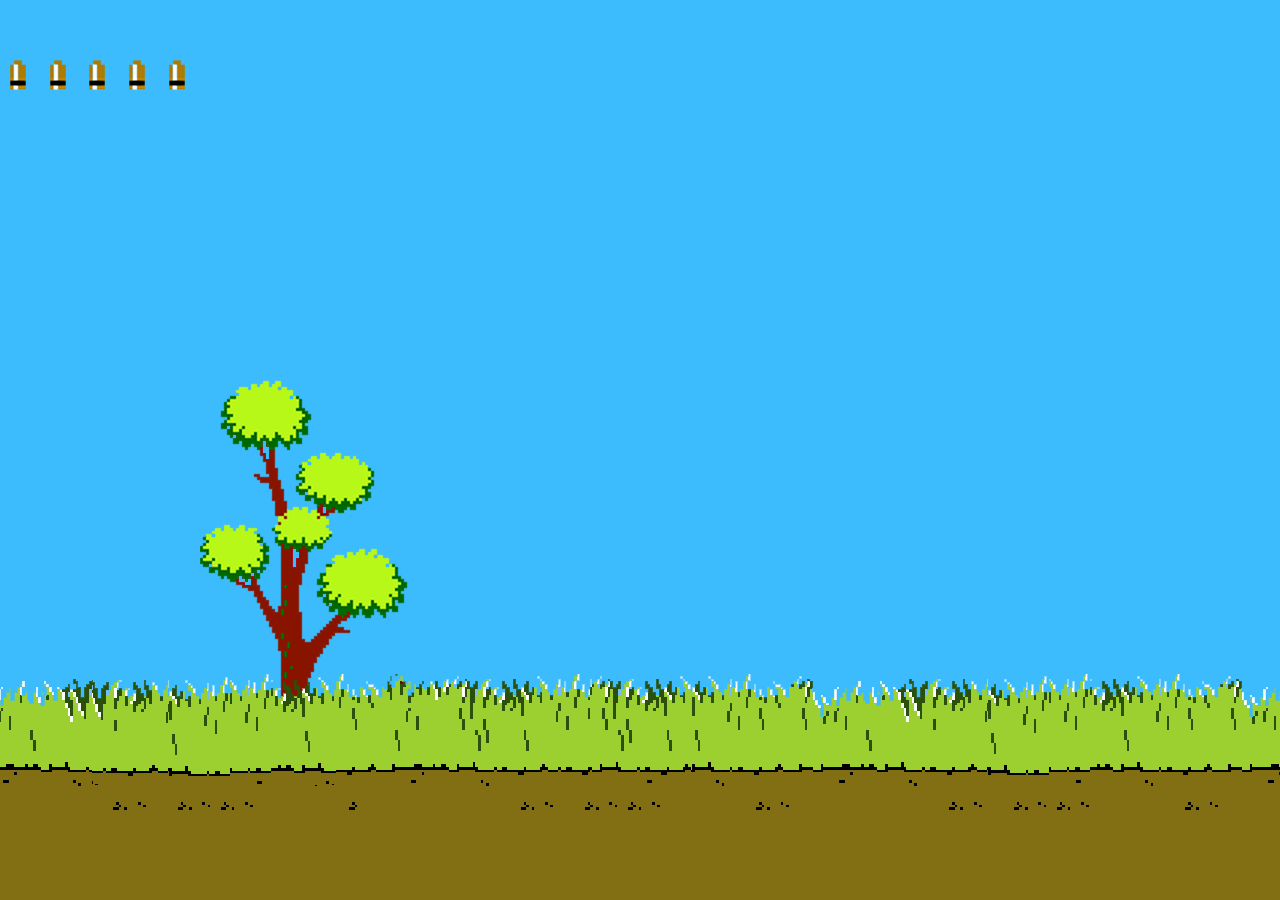
<file: index.html>
<!DOCTYPE html>
<html lang="ru">
<head>
	<meta charset="UTF-8">
	<title>DUCK HUNT</title>
	<link rel="stylesheet" href="assets/styles/reset.css">
	<link rel="stylesheet" href="assets/styles/style.css">
	<script src="./index.js"></script>
</head>
<body>
	<div class="wrapper">
		<audio id="audio" src="./shoot.ogg"></audio>
		<h2 id="title" class="title">&nbsp;</h2>
		<div class="foot"></div>
		<div class="gs tree"></div>
		<div class="cartridges">
			<div id = "cart_0" class="gs cartridge"></div>
			<div id = "cart_1" class="gs cartridge"></div>
			<div id = "cart_2" class="gs cartridge"></div>
			<div id = "cart_3" class="gs cartridge"></div>
			<div id = "cart_4" class="gs cartridge"></div>

		</div>
		<div class="dog gs" id = "dogs" ></div>
		<div class="boxDuck">
			<div id = "duck_0" class="duck gs duck_fly"></div>
			<div id = "duck_1" class="duck gs duck_fly"></div>
			<div id = "duck_2" class="duck gs duck_fly"></div>
			<div id = "duck_3" class="duck gs duck_fly"></div>

		</div>
	</div>
	<script>
	//var nDucks = 4;


	</script>

</body>
</html>
</file>
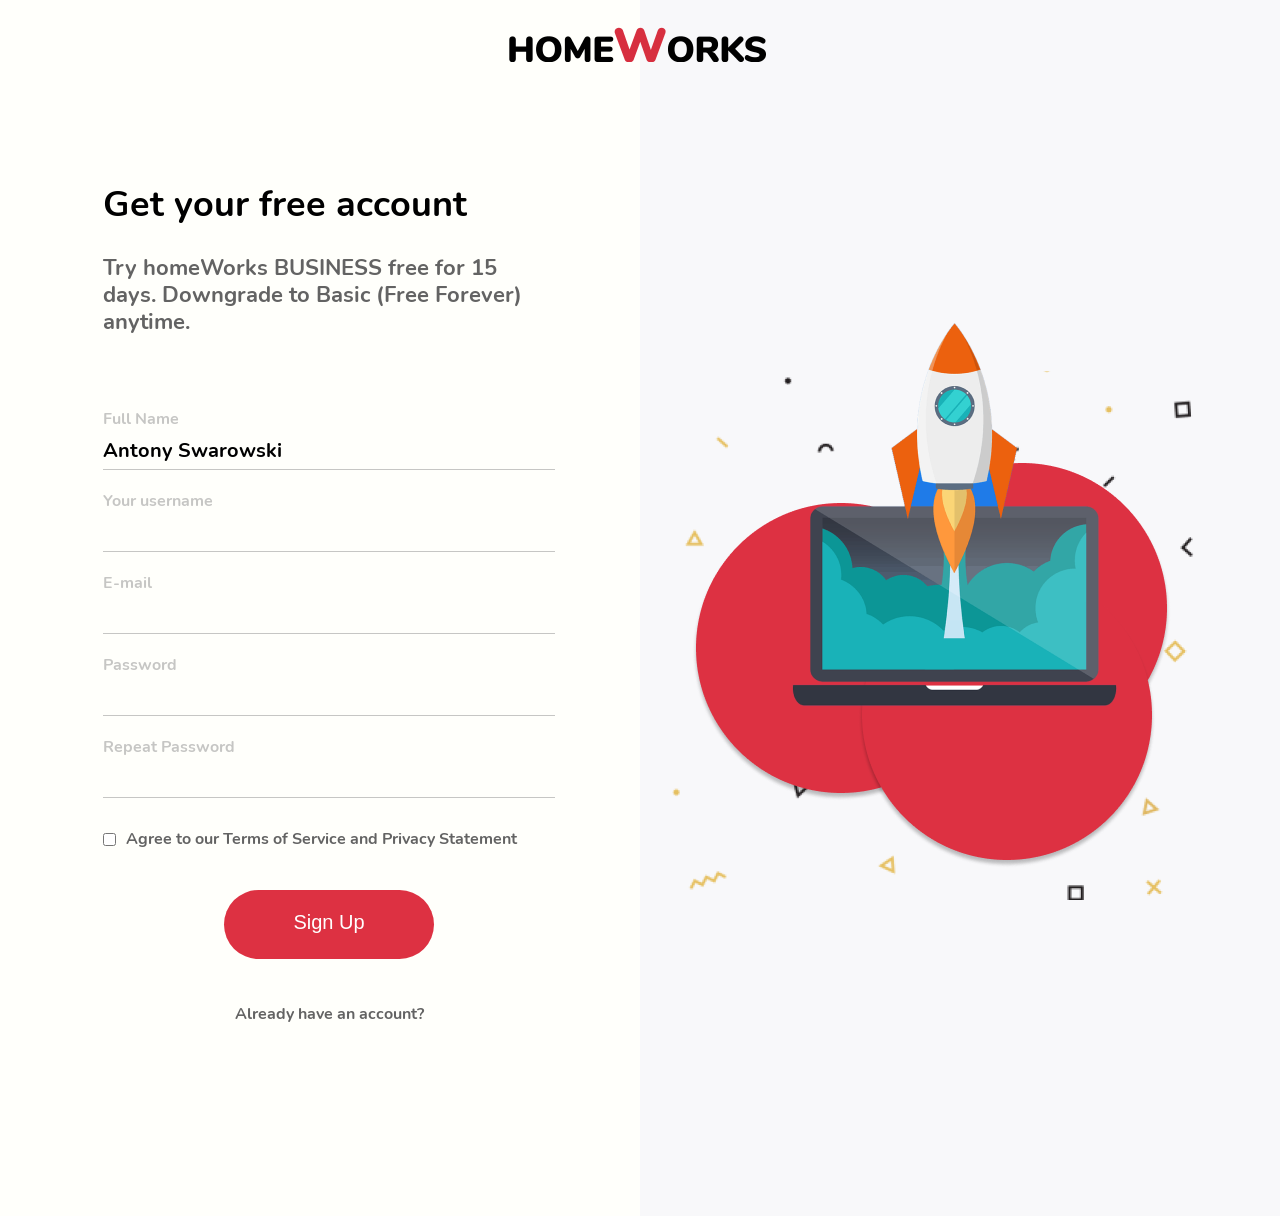
<file: HomeWorkAccount/index.html>
<!DOCTYPE html>
<html lang="en">
<head>
    <meta charset="UTF-8">
    <title>HomeWorks</title>
    <link rel="stylesheet" href="styles/style.css">
    <script src="scripts/script.js"></script>
    <meta name="viewport" content="width=device-width, initial-scale=1.0">
</head>
<body>
<header class="header">
    <div class="container">
        <div class="logo">
            <img src="images/logo.png" alt="logo">
        </div>
    </div>
</header>
<main class="main">
    <div class="container">
        <div class="main-form">
            <h1 class="main-form-title" id="main-form-title">
                Get your free account
            </h1>
            <div class="main-form-info">
                Try homeWorks BUSINESS free for 15 days. Downgrade to Basic (Free Forever) anytime.
            </div>
            <form class="account" action="#">
                <div class="account-text-field account-field-remove">
                    <label for="fullName">
                        Full Name
                    </label>
                    <input type="text" value="Antony Swarowski" name="fullName" id="fullName">
                </div>
                <div class="account-text-field">
                    <label for="userName">
                        Your username
                    </label>
                    <input type="text" name="username" id="userName">
                </div>
                <div class="account-text-field account-field-remove">
                    <label for="email">
                        E-mail
                    </label>
                    <input type="email" name="email" id="email">
                </div>
                <div class="account-text-field">
                    <label for="password">
                        Password
                    </label>
                    <input type="password" name="password" id="password">
                </div>
                <div class="account-text-field account-field-remove">
                    <label for="repeatPassword">
                        Repeat Password
                    </label>
                    <input type="password" name="repeatPassword" id="repeatPassword">
                </div>
                <div class="input-checkbox account-field-remove">

                    <input type="checkbox" id="agree">
                    <label for="agree">
                        Agree to our Terms of Service and Privacy Statement
                    </label>

                </div>
                <div class="btn-box">
                    <button class="btn" type="button" id="button-singUp">Sign Up</button>
                </div>
                <div class="link-account account-field-remove">
                    <a href="#" id="link-account">Already have an account?</a>
                </div>
            </form>
        </div>
        <div class="main-image">
            <img src="images/image.png" alt="Rocket">
        </div>
    </div>
    <div class="popup-container close" id="popup">
        <div class="popup">
            <div class="popup-info">
                На вашу почту выслана ссылка, перейдите по ней, чтобы завершить регистрацию
            </div>
            <button class="btn" type="button" id="button-popup">ОК</button>
        </div>
    </div>
</main>
</body>
</html>
</file>
<file: assets/styles/style.css>
html, body { height: 100%; }

h1,h2,h3,h4,h5,h6,ul,li {
  margin: auto;
  padding: 0;
}

.wrapper {
  position: relative;
  height: 100%;
  background-color: #3cbcfc;
}
.gs {
  background-image: url('../img/gs.png');
  background-repeat: no-repeat;
  background-position: 9999px 9999px;
}
* {
  cursor: url('../img/aim.png'), crosshair;
}
.cartridges{
display: inline-block;

  }
.cartridge {
  
  margin: 10px; 
  display: inline-block;
  width: 16px;
  height: 30px;
  /*filter: drop-shadow(0 0 5px);*/
  background-position: -24px -177px;
}

.foot {
  position: absolute;
  bottom: 0;
  left: 0;
  width: 100%;
  height: 226px;
  background: url('../img/bg.png') 0 0 repeat-x;
  z-index: 5;
}


.tree {
  position: absolute;
  bottom: 170px;
  left: 200px;
  width: 220px;
  height: 350px;
  background-position: -453px -413px;
  z-index: 3;
}

.dog {
  position: absolute;
  bottom: 90px;
  left: 0;
  width: 166px;
  height: 122px;
  -ms-transform: translate(0px, 0px);
      transform: translate(0px, 0px);
  transition: transform 4s linear;
   z-index: 10;
}
.dog_walk {
  animation-name: dog-walk;
  animation-duration: .4s;
  animation-iteration-count: infinite;
  animation-timing-function: steps(1, end);
  animation-delay: 0s;
 -ms-transform: translate(45vw, 0px);
      transform: translate(45vw, 0px);
  transition: transform 4s linear;
  
   /*
  left: 50vw;
 transition: left 6s linear 0s;*/
}
.dog_jump {
  width: 161px;
  height: 143px;
  animation-name: dog-jump;
  animation-duration: 1s;
  animation-iteration-count: 1;
  animation-timing-function: steps(1, end);
  animation-delay: 0s;
  -ms-transform: translate(48vw, -80px);
      transform: translate(48vw, -80px);
  transition: transform .3s linear .3s;
}
@keyframes dog-walk {
  0% {
    background-position: -24px -24px;
  }
  25% {
    background-position: -206px -24px;
  }
  50% {
    background-position: -388px -24px;
  }
  75% {
    background-position: -570px -24px;
  }
  100% {
    background-position: -24px -24px;
  }
}
@keyframes dog-jump {
  0% {
    background-position: -746px -6px;
  }
  25% {
    width: 101px;
    height: 96px;
    background-position: -932px -59px;
  }
  100% {
    width: 101px;
    height: 96px;
    background-position: -932px -59px;
  }
}
.duck {
  position: absolute;
  bottom: -95px;
  left: 48vw;
  display: none;
  transition: left 1.5s linear, bottom 1.5s linear, opacity 0.5s linear, filter 0.2s linear;
  /*display: none;*/
}
.duck_fly {
  display: block !important;
/*  transition: left 1s linear;
  width: 102px;
    height: 72px;
    background-position: -680px -203px;*/
}
.duck_fly_left,
.duck_fly_top_left,
.duck_fly_right,
.duck_fly_top_right {
  animation-duration: 1s;
  animation-iteration-count: infinite;
  animation-timing-function: steps(1, end);
  animation-delay: 0s;
}
.duck_fly_left {
  animation-name: duck-fly-left;
}
.duck_fly_top_left {
  animation-name: duck-fly-top-left;
}
.duck_fly_right {
  animation-name: duck-fly-right;
}
.duck_fly_top_right {
  animation-name: duck-fly-top-right;
}
@keyframes duck-fly-left {
  0% {
    width: 102px;
    height: 72px;
    background-position: -542px -203px;
  }
  50% {
    width: 104px;
    height: 61px;
    background-position: -956px -212px;
  }
  100% {
    width: 102px;
    height: 72px;
    background-position: -542px -203px;
  }
}
@keyframes duck-fly-top-left {
  0% {
    width: 74px;
    height: 95px;
    background-position: -116px -176px;
  }
  50% {
    width: 104px;
    height: 95px;
    background-position: -434px -182px;
  }
  100% {
    width: 74px;
    height: 95px;
    background-position: -116px -176px;
  }
}
@keyframes duck-fly-right {
  0% {
    width: 102px;
    height: 72px;
    background-position: -680px -203px;
  }
  50% {
    width: 104px;
    height: 61px;
    background-position: -818px -212px;
  }
  100% {
    width: 102px;
    height: 72px;
    background-position: -680px -203px;
  }
}
@keyframes duck-fly-top-right {
  0% {
    width: 74px;
    height: 95px;
    background-position: -218px -176px;
  }
  50% {
    width: 104px;
    height: 95px;
    background-position: -323px -182px;
  }
  100% {
    width: 74px;
    height: 95px;
    background-position: -218px -176px;
  }
}

.duck.dead {
  width: 93px;
  height: 87px;
  background-position: -63px -434px;
}

.duck.fall{
  width: 53px;
  height: 89px;
  background-position: -184px -432px;
}


.boxDuck {
  position: absolute;
  top: 0;
  left: 0;
  width: 100%;
  height: calc(100% - 226px);
}

.title {
  font-size: 36px;
  color: white;
  text-align: right;
  margin: auto;
}

.dogNull{
  position: absolute;
  bottom: 190px;
  left: 50vw;
  width: 101px;
    height: 110px;
    background-position: -1065px -33px;
    z-index: 1;
}


.dogDuck{
  position: absolute;
  bottom: 200px;
  left: 50vw;
  width: 130px;
    height: 120px;
    background-position: -24px -554px;;
    z-index: 1;
}

.title2{

  left: 50vw;
  color: white;
  text-align: center;
  font-size: 56px;
  
}
</file>
<file: HomeWorkAccount/styles/style.css>
@font-face {
    font-family: Nunito;
    src: url("../fonts/nunitoBold.ttf");
}

* {
    margin: 0;
    padding: 0;
}

body {
    background: linear-gradient(to right, #FFFFFB 50%, #F8F8FA 50%);
    font-family: Nunito, sans-serif;
}

.header .container {
    padding: 27px 0;
}

.container {
    max-width: 1200px;
    margin: 0 auto;
    box-sizing: border-box;
}

.logo {
    width: 262px;
    margin: 0 auto;

}

.logo img {
    width: 257px;
}

.main {
    position: relative;
}

.main .container {
    display: flex;
    align-items: center;
    justify-content: space-between;
    padding: 85px 46px 191px 63px;
}

.main-form-title {
    margin-bottom: 26px;
    font-size: 36px;
    color: #000000;
}

.main-form-info {
    margin-bottom: 72px;
    font-size: 22px;
    line-height: 27px;
    color: #636363;
}

.main-form {
    max-width: 452px;
}

.account .account-text-field label {
    font-size: 16px;
    color: #C6C6C4;
    margin-bottom: 7px;
}

.account-text-field {
    display: flex;
    flex-direction: column;
    padding-bottom: 5px;
    margin-bottom: 20px;
    border: 1px #C6C6C4;
    border-style: none none solid;
}

.account-text-field input {
    border: none;
    font-family: Nunito, sans-serif;
    background-color: #FFFFFB;
    font-size: 20px;
    outline: none;
}

.input-checkbox {
    display: flex;
    align-items: center;
    margin: 30px 0 40px;
    font-size: 16px;
    color: #636363;
}


.input-checkbox input {
    margin-right: 10px;
}

.btn-box {
    text-align: center;
    margin-bottom: 44px;
}

.btn-box .btn {
    width: 210px;
}

.btn {
    padding: 21px 21px 25px;
    background: #DD3142;
    border-radius: 40px;
    border: 0;
    font-size: 20px;
    color: #FFFFFF;
    cursor: pointer;
}

.link-account {
    text-align: center;
}

.link-account a {
    text-decoration: none;
    font-size: 16px;
    color: #636363;
}

.popup-container {
    position: fixed;
    top: 0;
    left: 0;
    right: 0;
    bottom: 0;
    display: flex;
    justify-content: center;
    align-items: center;
    background-color: rgba(0, 0, 0, 0.6);
    z-index: 9999;
}

.popup {
    padding: 20px;
    display: flex;
    flex-direction: column;
    justify-content: center;
    align-items: center;
    width: 400px;
    height: 200px;
    background-color: #FFFFFB;
    text-align: center;
    border-radius: 5px;
}

.popup-info {
    margin-bottom: 40px;
    font-size: 18px;
    color: #636363;
}

.popup .btn {
    width: 120px;
}

.close {
    display: none;
}
</file>
